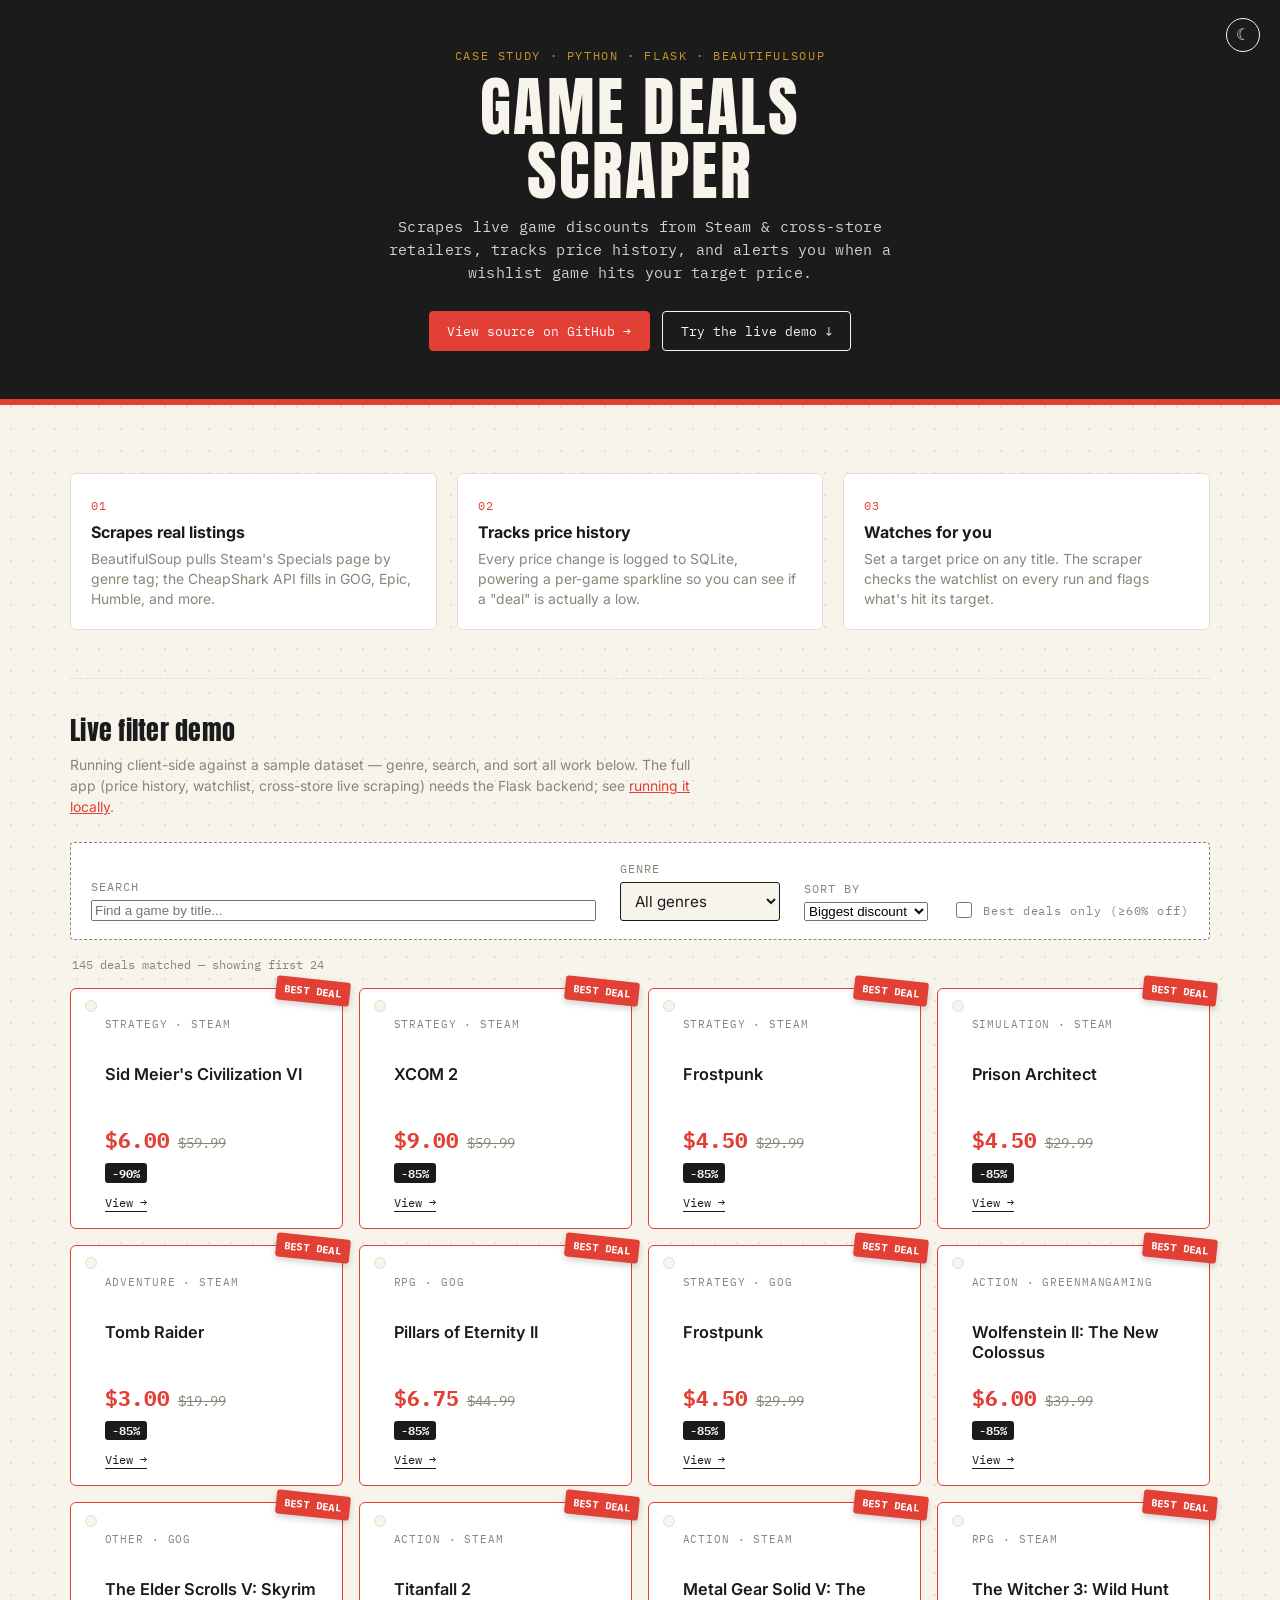
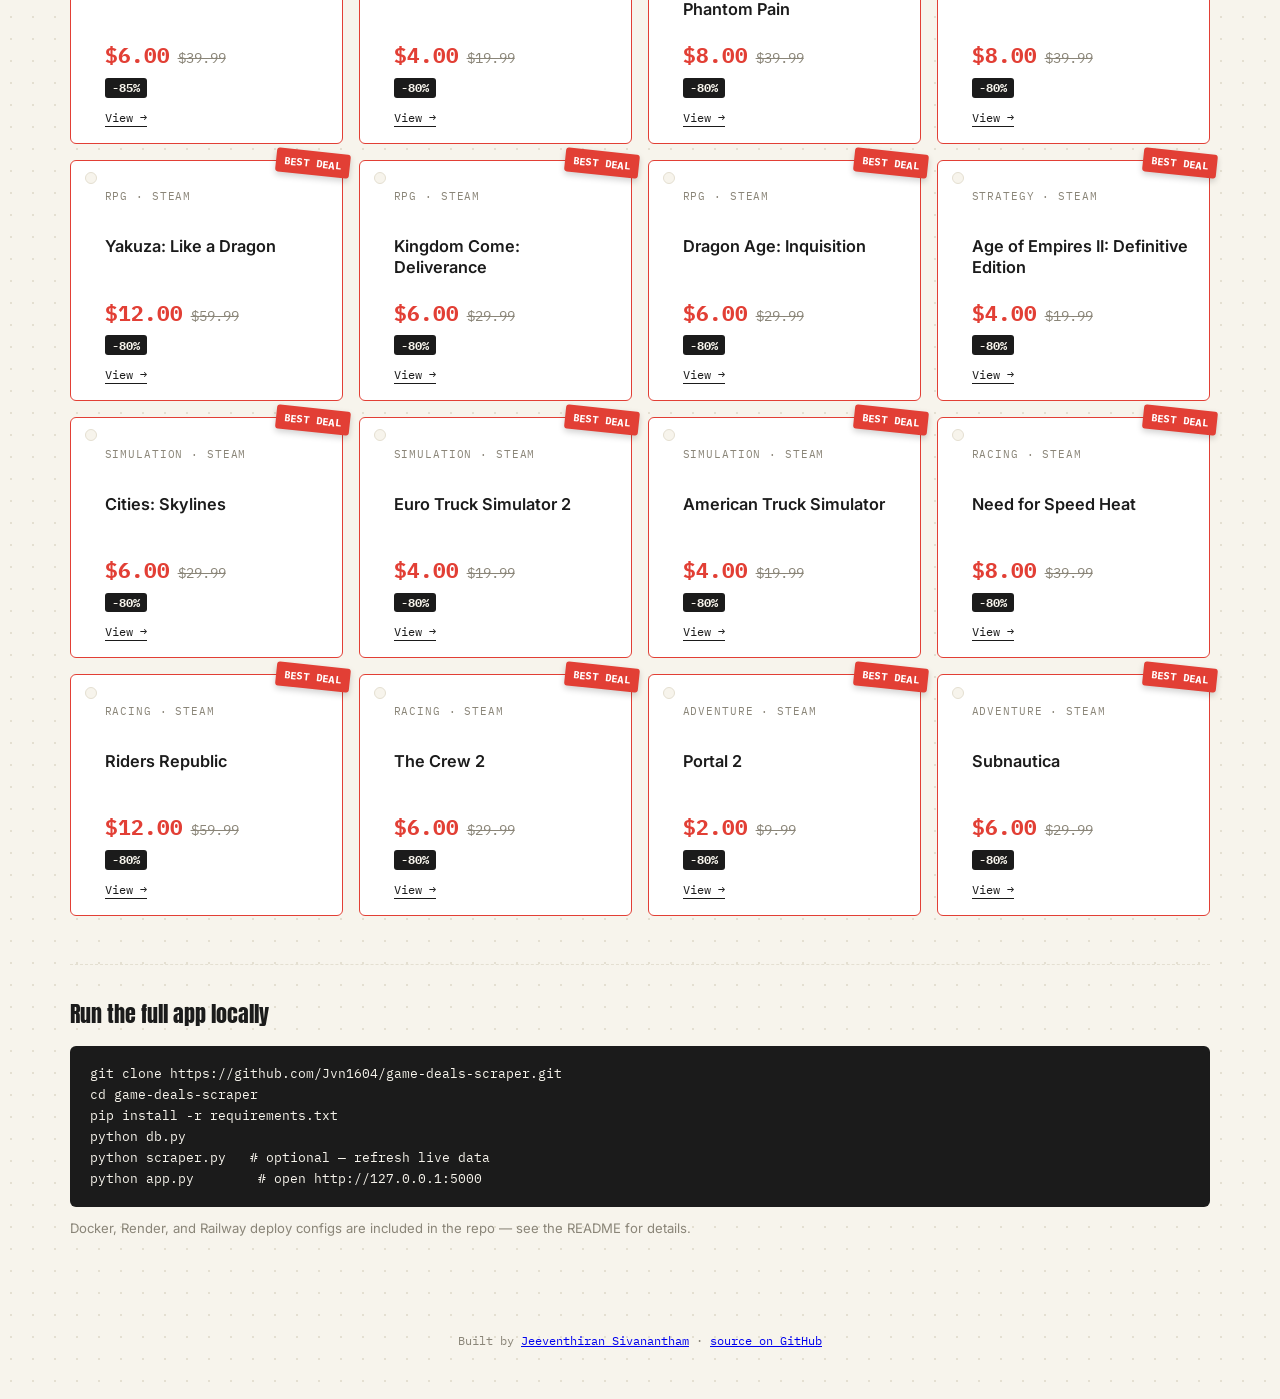
<file: index.html>
<!DOCTYPE html>
<html lang="en">
<head>
<meta charset="UTF-8">
<meta name="viewport" content="width=device-width, initial-scale=1.0">
<title>Game Deals Scraper — Jeeventhiran Sivanantham</title>
<meta name="description" content="A Python/BeautifulSoup scraper + Flask dashboard that tracks game deals across Steam and cross-store retailers, with price history and watchlist alerts.">
<link rel="preconnect" href="https://fonts.googleapis.com">
<link href="https://fonts.googleapis.com/css2?family=Anton&family=IBM+Plex+Mono:wght@400;500;700&family=Inter:wght@400;500;600;700&display=swap" rel="stylesheet">
<link rel="stylesheet" href="static/style.css">
<link rel="stylesheet" href="static/landing.css">
</head>
<body>

<header class="marquee landing-hero">
  <div class="marquee-inner">
    <button id="theme-toggle" class="theme-toggle" aria-label="Toggle dark mode" title="Toggle dark mode">
      <span id="theme-icon">☾</span>
    </button>
    <p class="landing-eyebrow">CASE STUDY &middot; PYTHON &middot; FLASK &middot; BEAUTIFULSOUP</p>
    <h1 class="marquee-title">GAME&nbsp;DEALS<br>SCRAPER</h1>
    <p class="marquee-sub landing-tagline">
      Scrapes live game discounts from Steam &amp; cross-store retailers,
      tracks price history, and alerts you when a wishlist game hits your target price.
    </p>
    <div class="landing-cta-row">
      <a class="btn-primary landing-cta" href="https://github.com/Jvn1604/game-deals-scraper" target="_blank" rel="noopener">View source on GitHub &rarr;</a>
      <a class="btn-ghost landing-cta" href="#demo">Try the live demo &darr;</a>
    </div>
  </div>
</header>

<main class="board">

  <section class="feature-strip" aria-label="Key features">
    <div class="feature-tag">
      <span class="feature-num">01</span>
      <h3>Scrapes real listings</h3>
      <p>BeautifulSoup pulls Steam's Specials page by genre tag; the CheapShark API fills in GOG, Epic, Humble, and more.</p>
    </div>
    <div class="feature-tag">
      <span class="feature-num">02</span>
      <h3>Tracks price history</h3>
      <p>Every price change is logged to SQLite, powering a per-game sparkline so you can see if a "deal" is actually a low.</p>
    </div>
    <div class="feature-tag">
      <span class="feature-num">03</span>
      <h3>Watches for you</h3>
      <p>Set a target price on any title. The scraper checks the watchlist on every run and flags what's hit its target.</p>
    </div>
  </section>

  <section id="demo" class="demo-section">
    <div class="demo-heading">
      <h2>Live filter demo</h2>
      <p class="demo-sub">Running client-side against a sample dataset — genre, search, and sort all work below. The full app (price history, watchlist, cross-store live scraping) needs the Flask backend; see <a href="#run-locally">running it locally</a>.</p>
    </div>

    <section class="ticket-bar" aria-label="Filters">
      <div class="ticket-field ticket-field--wide">
        <label for="search-input">SEARCH</label>
        <input type="search" id="search-input" placeholder="Find a game by title...">
      </div>
      <div class="ticket-field">
        <label for="genre-select">GENRE</label>
        <select id="genre-select"><option value="all">All genres</option></select>
      </div>
      <div class="ticket-field">
        <label for="sort-select">SORT BY</label>
        <select id="sort-select">
          <option value="discount_desc">Biggest discount</option>
          <option value="price_asc">Price: low to high</option>
          <option value="price_desc">Price: high to low</option>
          <option value="alpha">Title: A to Z</option>
        </select>
      </div>
      <div class="ticket-field ticket-field--check">
        <label class="checkbox-label">
          <input type="checkbox" id="best-only">
          <span>Best deals only (&ge;60% off)</span>
        </label>
      </div>
    </section>

    <p id="result-count" class="result-count" aria-live="polite"></p>
    <section id="deal-grid" class="deal-grid" aria-live="polite"></section>
    <p id="empty-state" class="empty-state" hidden>No matches — try a different search or filter.</p>
  </section>

  <section id="run-locally" class="run-locally">
    <h2>Run the full app locally</h2>
    <pre class="code-block">git clone https://github.com/Jvn1604/game-deals-scraper.git
cd game-deals-scraper
pip install -r requirements.txt
python db.py
python scraper.py   # optional — refresh live data
python app.py        # open http://127.0.0.1:5000</pre>
    <p class="run-locally-note">Docker, Render, and Railway deploy configs are included in the repo — see the README for details.</p>
  </section>

</main>

<footer class="board-footer">
  <p>Built by <a href="https://jvn1604.github.io/" target="_blank" rel="noopener">Jeeventhiran Sivanantham</a> &middot; <a href="https://github.com/Jvn1604/game-deals-scraper" target="_blank" rel="noopener">source on GitHub</a></p>
</footer>

<script src="static/landing.js"></script>
</body>
</html>
</file>
<file: static/style.css>
:root {
  --paper: #F7F4EC;
  --card: #FFFFFF;
  --ink: #1B1B1B;
  --muted: #8A8578;
  --sale-red: #E23F35;
  --mustard: #C9932A;
  --line: #E4DFD1;
  --focus: #1B6BFF;

  --font-display: 'Anton', sans-serif;
  --font-mono: 'IBM Plex Mono', monospace;
  --font-body: 'Inter', sans-serif;
}

* { box-sizing: border-box; }

body {
  margin: 0;
  background: var(--paper);
  color: var(--ink);
  font-family: var(--font-body);
  background-image:
    radial-gradient(var(--line) 1px, transparent 1px);
  background-size: 22px 22px;
}

/* ---------- Marquee header ---------- */
.marquee {
  background: var(--ink);
  color: var(--paper);
  padding: 2.25rem 1.5rem 1.75rem;
  text-align: center;
  border-bottom: 6px solid var(--sale-red);
}

.marquee-title {
  font-family: var(--font-display);
  font-weight: 400;
  font-size: clamp(2.4rem, 7vw, 4rem);
  letter-spacing: 0.04em;
  margin: 0;
  line-height: 1;
}

.marquee-sub {
  font-family: var(--font-mono);
  font-size: 0.85rem;
  color: var(--mustard);
  margin: 0.6rem 0 0;
  letter-spacing: 0.02em;
}

/* ---------- Layout ---------- */
.board {
  max-width: 1180px;
  margin: 0 auto;
  padding: 1.75rem 1.25rem 3rem;
}

/* ---------- Filter bar styled like an order ticket ---------- */
.ticket-bar {
  display: flex;
  flex-wrap: wrap;
  gap: 1.5rem;
  align-items: end;
  background: var(--card);
  border: 1px dashed var(--muted);
  border-radius: 4px;
  padding: 1.1rem 1.25rem;
  margin-bottom: 1rem;
}

.ticket-field {
  display: flex;
  flex-direction: column;
  gap: 0.4rem;
}

.ticket-field--wide { flex: 1 1 240px; }
.ticket-field--check { justify-content: center; }

.ticket-field label {
  font-family: var(--font-mono);
  font-size: 0.72rem;
  letter-spacing: 0.08em;
  color: var(--muted);
}

#price-value {
  color: var(--sale-red);
  font-weight: 700;
}

select#genre-select {
  font-family: var(--font-body);
  font-size: 0.95rem;
  padding: 0.5rem 0.6rem;
  border: 1px solid var(--ink);
  border-radius: 3px;
  background: var(--paper);
  color: var(--ink);
  min-width: 160px;
}

input[type="range"] {
  width: 100%;
  accent-color: var(--sale-red);
}

.checkbox-label {
  display: flex;
  align-items: center;
  gap: 0.5rem;
  font-size: 0.9rem;
  cursor: pointer;
}

.checkbox-label input { accent-color: var(--sale-red); width: 16px; height: 16px; }

select:focus-visible,
input:focus-visible {
  outline: 2px solid var(--focus);
  outline-offset: 2px;
}

.result-count {
  font-family: var(--font-mono);
  font-size: 0.78rem;
  color: var(--muted);
  margin: 0 0 1rem 0.15rem;
}

/* ---------- Deal grid ---------- */
.deal-grid {
  display: grid;
  grid-template-columns: repeat(auto-fill, minmax(230px, 1fr));
  gap: 1rem;
}

.tag-card {
  position: relative;
  background: var(--card);
  border: 1px solid var(--line);
  border-radius: 6px;
  padding: 1.1rem 1rem 1rem;
  display: flex;
  flex-direction: column;
  gap: 0.55rem;
  transition: transform 0.15s ease, box-shadow 0.15s ease;
}

.tag-card::before {
  /* punched hole, like a real price tag */
  content: "";
  position: absolute;
  top: 0.7rem;
  left: 0.85rem;
  width: 10px;
  height: 10px;
  background: var(--paper);
  border: 1px solid var(--line);
  border-radius: 50%;
}

.tag-card:hover {
  transform: translateY(-3px);
  box-shadow: 0 8px 18px rgba(27, 27, 27, 0.08);
}

.tag-card.is-best {
  border-color: var(--sale-red);
}

.best-sticker {
  position: absolute;
  top: -10px;
  right: -8px;
  background: var(--sale-red);
  color: #fff;
  font-family: var(--font-mono);
  font-size: 0.65rem;
  font-weight: 700;
  letter-spacing: 0.04em;
  padding: 0.3rem 0.5rem;
  border-radius: 3px;
  transform: rotate(6deg);
  box-shadow: 0 3px 6px rgba(0,0,0,0.18);
}

.tag-genre {
  font-family: var(--font-mono);
  font-size: 0.68rem;
  letter-spacing: 0.08em;
  color: var(--muted);
  text-transform: uppercase;
  padding-left: 1.1rem;
}

.tag-title {
  font-family: var(--font-body);
  font-weight: 600;
  font-size: 1.02rem;
  line-height: 1.25;
  padding-left: 1.1rem;
  min-height: 2.5em;
}

.price-row {
  display: flex;
  align-items: baseline;
  gap: 0.5rem;
  padding-left: 1.1rem;
}

.price-final {
  font-family: var(--font-mono);
  font-weight: 700;
  font-size: 1.3rem;
  color: var(--sale-red);
}

.price-original {
  font-family: var(--font-mono);
  font-size: 0.85rem;
  color: var(--muted);
  text-decoration: line-through;
}

.price-free .price-final { color: var(--mustard); }

.discount-row {
  display: flex;
  align-items: center;
  gap: 0.5rem;
  padding-left: 1.1rem;
}

.discount-pill {
  font-family: var(--font-mono);
  font-size: 0.75rem;
  font-weight: 700;
  background: var(--ink);
  color: var(--paper);
  padding: 0.15rem 0.45rem;
  border-radius: 3px;
}

.tag-link {
  margin-left: 1.1rem;
  margin-top: 0.2rem;
  align-self: flex-start;
  font-family: var(--font-mono);
  font-size: 0.75rem;
  color: var(--ink);
  text-decoration: none;
  border-bottom: 1px solid var(--ink);
  padding-bottom: 1px;
}

.tag-link:hover { color: var(--sale-red); border-color: var(--sale-red); }

.empty-state {
  text-align: center;
  font-family: var(--font-mono);
  color: var(--muted);
  padding: 2.5rem 1rem;
}

.board-footer {
  text-align: center;
  font-family: var(--font-mono);
  font-size: 0.72rem;
  color: var(--muted);
  padding: 1.5rem 1rem 2.5rem;
}

/* ---------- Responsive ---------- */
@media (max-width: 640px) {
  .marquee { padding: 1.75rem 1rem 1.25rem; }
  .ticket-bar {
    flex-direction: column;
    align-items: stretch;
    gap: 1rem;
  }
  .deal-grid {
    grid-template-columns: 1fr 1fr;
    gap: 0.75rem;
  }
  .tag-title { font-size: 0.92rem; min-height: 2.4em; }
}

@media (max-width: 400px) {
  .deal-grid { grid-template-columns: 1fr; }
}

@media (prefers-reduced-motion: reduce) {
  .tag-card { transition: none; }
}

/* =========================================================
   Additions: dark mode, tabs, skeletons, pagination, dialog,
   toast, card actions, sparkline history
   ========================================================= */

body.dark {
  --paper: #17140F;
  --card: #221E17;
  --ink: #F2EEE3;
  --muted: #9A927E;
  --sale-red: #FF5B4E;
  --mustard: #E0B04A;
  --line: #362F24;
}

body.dark { background-image: radial-gradient(var(--line) 1px, transparent 1px); }

.theme-toggle {
  position: absolute;
  top: 1.1rem;
  right: 1.25rem;
  background: transparent;
  border: 1px solid var(--paper);
  color: var(--paper);
  width: 34px;
  height: 34px;
  border-radius: 50%;
  font-size: 1rem;
  cursor: pointer;
}

.marquee { position: relative; }
.theme-toggle:hover { background: var(--sale-red); border-color: var(--sale-red); }

/* ---------- Tabs ---------- */
.tabs {
  display: flex;
  gap: 0.5rem;
  margin-bottom: 1rem;
}

.tab-btn {
  font-family: var(--font-mono);
  font-size: 0.8rem;
  letter-spacing: 0.04em;
  background: transparent;
  border: 1px solid var(--line);
  color: var(--muted);
  padding: 0.5rem 0.9rem;
  border-radius: 4px;
  cursor: pointer;
}

.tab-btn.is-active {
  border-color: var(--ink);
  color: var(--ink);
  background: var(--card);
}

.tab-count { color: var(--sale-red); }

/* ---------- Skeleton loading ---------- */
.skeleton-card { gap: 0.6rem; }

.skel {
  background: linear-gradient(90deg, var(--line) 25%, var(--paper) 50%, var(--line) 75%);
  background-size: 200% 100%;
  animation: shimmer 1.3s infinite;
  border-radius: 3px;
  height: 0.9rem;
}

.skel-line { height: 1.1rem; }
.skel-w40 { width: 40%; }
.skel-w60 { width: 60%; }
.skel-w90 { width: 90%; }

@keyframes shimmer {
  0% { background-position: 200% 0; }
  100% { background-position: -200% 0; }
}

@media (prefers-reduced-motion: reduce) {
  .skel { animation: none; }
}

/* ---------- Card actions ---------- */
.card-actions {
  display: flex;
  align-items: center;
  gap: 0.5rem;
  padding-left: 1.1rem;
  margin-top: 0.2rem;
  flex-wrap: wrap;
}

.icon-btn {
  font-family: var(--font-mono);
  font-size: 0.72rem;
  background: transparent;
  border: 1px solid var(--line);
  color: var(--ink);
  padding: 0.3rem 0.5rem;
  border-radius: 3px;
  cursor: pointer;
}

.icon-btn:hover { border-color: var(--sale-red); color: var(--sale-red); }

.remove-watch-btn { border-color: var(--sale-red); color: var(--sale-red); }

/* ---------- Price history ---------- */
.history-panel {
  margin: 0.3rem 1.1rem 0;
  padding-top: 0.4rem;
  border-top: 1px dashed var(--line);
  color: var(--sale-red);
}

.sparkline { width: 100%; height: 44px; display: block; }

.history-range {
  display: flex;
  justify-content: space-between;
  font-family: var(--font-mono);
  font-size: 0.68rem;
  color: var(--muted);
}

.history-empty {
  font-family: var(--font-mono);
  font-size: 0.7rem;
  color: var(--muted);
  margin: 0.2rem 0;
}

/* ---------- Pagination ---------- */
.pagination {
  display: flex;
  align-items: center;
  justify-content: center;
  gap: 1rem;
  margin-top: 1.75rem;
}

.page-btn {
  font-family: var(--font-mono);
  font-size: 0.8rem;
  background: var(--card);
  border: 1px solid var(--ink);
  color: var(--ink);
  padding: 0.45rem 0.8rem;
  border-radius: 4px;
  cursor: pointer;
}

.page-btn:disabled { opacity: 0.35; cursor: default; }
.page-btn:not(:disabled):hover { border-color: var(--sale-red); color: var(--sale-red); }

.page-status {
  font-family: var(--font-mono);
  font-size: 0.78rem;
  color: var(--muted);
}

/* ---------- Toast ---------- */
.toast {
  position: fixed;
  bottom: 1.5rem;
  left: 50%;
  transform: translateX(-50%) translateY(8px);
  background: var(--ink);
  color: var(--paper);
  font-family: var(--font-mono);
  font-size: 0.8rem;
  padding: 0.6rem 1rem;
  border-radius: 5px;
  opacity: 0;
  transition: opacity 0.2s ease, transform 0.2s ease;
  z-index: 50;
}

.toast.is-visible {
  opacity: 1;
  transform: translateX(-50%) translateY(0);
}

/* ---------- Watch dialog ---------- */
.watch-dialog {
  border: none;
  border-radius: 8px;
  padding: 1.5rem;
  max-width: 320px;
  width: 90%;
  background: var(--card);
  color: var(--ink);
}

.watch-dialog::backdrop { background: rgba(0,0,0,0.45); }

.watch-dialog h2 {
  font-family: var(--font-display);
  font-weight: 400;
  font-size: 1.4rem;
  margin: 0 0 0.4rem;
}

.watch-dialog-title {
  font-family: var(--font-body);
  font-weight: 600;
  margin: 0 0 1rem;
}

.watch-dialog label {
  font-family: var(--font-mono);
  font-size: 0.75rem;
  color: var(--muted);
  display: block;
  margin-bottom: 0.4rem;
}

.watch-dialog input {
  width: 100%;
  padding: 0.5rem;
  border: 1px solid var(--line);
  border-radius: 4px;
  background: var(--paper);
  color: var(--ink);
  font-family: var(--font-mono);
  margin-bottom: 1rem;
}

.watch-dialog-actions {
  display: flex;
  justify-content: flex-end;
  gap: 0.6rem;
}

.btn-ghost, .btn-primary {
  font-family: var(--font-mono);
  font-size: 0.78rem;
  padding: 0.5rem 0.9rem;
  border-radius: 4px;
  cursor: pointer;
}

.btn-ghost {
  background: transparent;
  border: 1px solid var(--line);
  color: var(--muted);
}

.btn-primary {
  background: var(--sale-red);
  border: 1px solid var(--sale-red);
  color: #fff;
}
</file>
<file: static/landing.css>
/* =========================================================
   Landing page additions (index.html at repo root, GitHub Pages)
   Builds on top of static/style.css's price-tag design system.
   ========================================================= */

.landing-hero { padding: 3rem 1.5rem 3rem; }

.landing-eyebrow {
  font-family: var(--font-mono);
  font-size: 0.72rem;
  letter-spacing: 0.14em;
  color: var(--mustard);
  margin: 0 0 0.75rem;
}

.landing-tagline {
  max-width: 560px;
  margin: 0.75rem auto 0;
  font-size: 0.95rem;
  line-height: 1.5;
  color: var(--paper);
  opacity: 0.85;
}

.landing-cta-row {
  display: flex;
  justify-content: center;
  gap: 0.75rem;
  flex-wrap: wrap;
  margin-top: 1.75rem;
}

.landing-cta {
  font-family: var(--font-mono);
  text-decoration: none;
  display: inline-block;
  padding: 0.65rem 1.1rem;
  font-size: 0.82rem;
}

.landing-hero .btn-primary.landing-cta {
  background: var(--sale-red);
  border: 1px solid var(--sale-red);
  color: #fff;
}

.landing-hero .btn-ghost.landing-cta {
  background: transparent;
  border: 1px solid var(--paper);
  color: var(--paper);
}

.landing-hero .btn-ghost.landing-cta:hover { border-color: var(--sale-red); color: var(--sale-red); }

/* ---------- Feature strip ---------- */
.feature-strip {
  display: grid;
  grid-template-columns: repeat(3, 1fr);
  gap: 1.25rem;
  margin: 2.5rem 0 3rem;
}

.feature-tag {
  background: var(--card);
  border: 1px solid var(--line);
  border-radius: 6px;
  padding: 1.25rem;
  position: relative;
}

.feature-num {
  font-family: var(--font-mono);
  font-size: 0.72rem;
  color: var(--sale-red);
  letter-spacing: 0.08em;
}

.feature-tag h3 {
  font-family: var(--font-body);
  font-size: 1rem;
  margin: 0.5rem 0 0.4rem;
}

.feature-tag p {
  font-size: 0.87rem;
  color: var(--muted);
  line-height: 1.45;
  margin: 0;
}

/* ---------- Demo section ---------- */
.demo-section {
  border-top: 1px dashed var(--line);
  padding-top: 2rem;
  margin-bottom: 3rem;
}

.demo-heading h2 {
  font-family: var(--font-display);
  font-weight: 400;
  font-size: 1.6rem;
  margin: 0 0 0.4rem;
  letter-spacing: 0.01em;
}

.demo-sub {
  font-size: 0.87rem;
  color: var(--muted);
  max-width: 620px;
  margin: 0 0 1.5rem;
  line-height: 1.5;
}

.demo-sub a { color: var(--sale-red); }

/* ---------- Run locally ---------- */
.run-locally {
  border-top: 1px dashed var(--line);
  padding-top: 2rem;
}

.run-locally h2 {
  font-family: var(--font-display);
  font-weight: 400;
  font-size: 1.4rem;
  margin: 0 0 1rem;
}

.code-block {
  background: var(--ink);
  color: var(--paper);
  font-family: var(--font-mono);
  font-size: 0.82rem;
  line-height: 1.6;
  padding: 1.1rem 1.25rem;
  border-radius: 6px;
  overflow-x: auto;
  white-space: pre;
}

.run-locally-note {
  font-size: 0.82rem;
  color: var(--muted);
  margin-top: 0.75rem;
}

/* ---------- Responsive ---------- */
@media (max-width: 760px) {
  .feature-strip { grid-template-columns: 1fr; }
}
</file>
